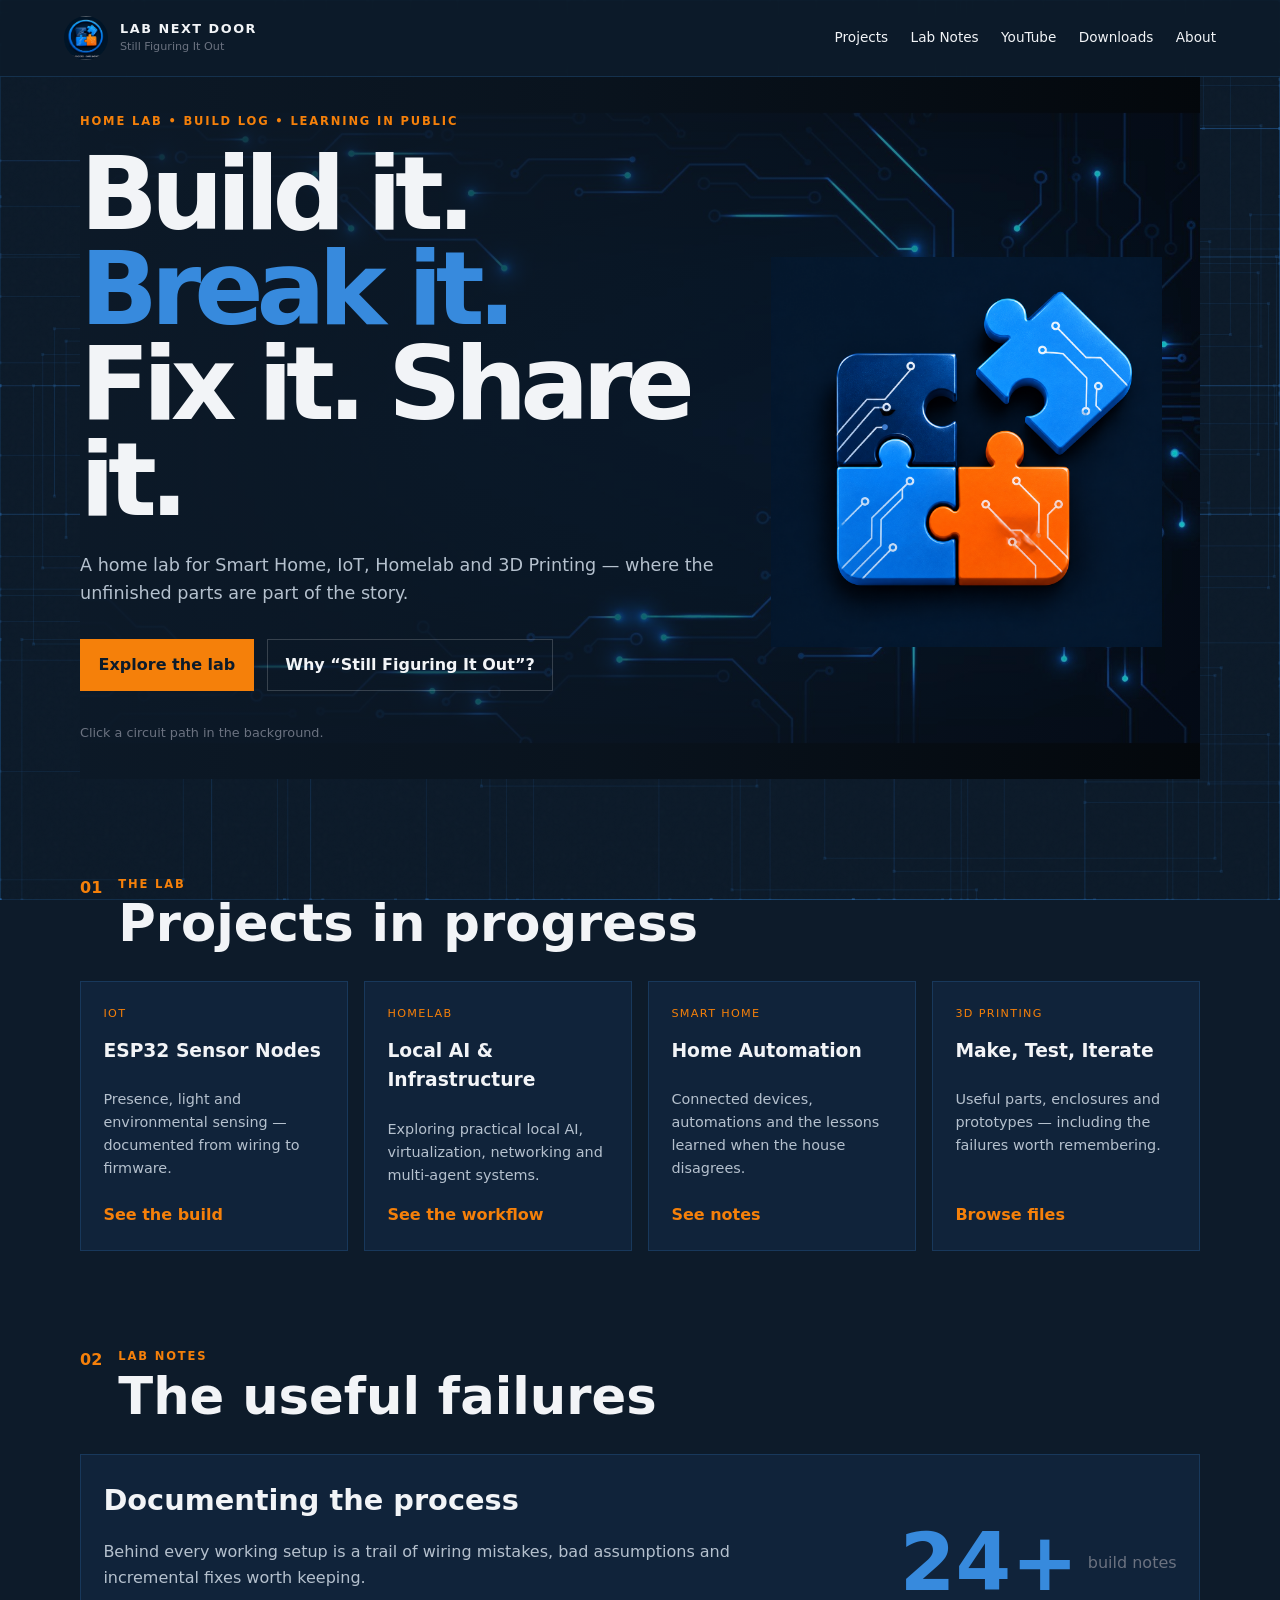
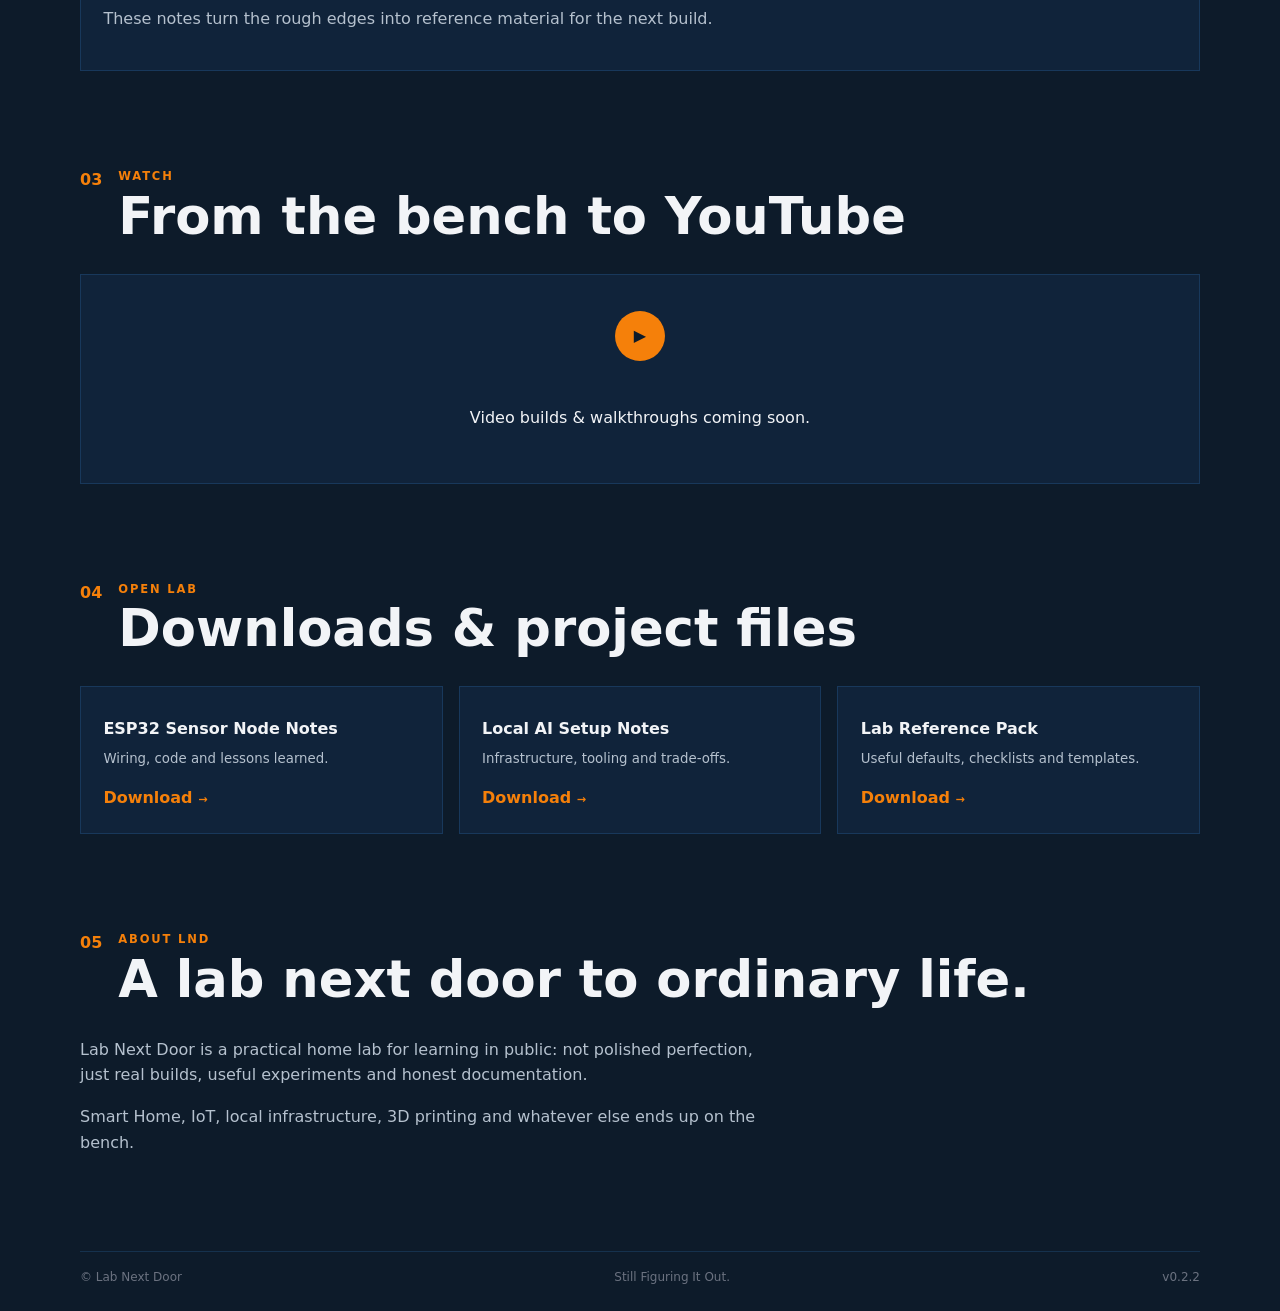
<file: index.html>
<!doctype html>
<html lang="en">
<head>
  <meta charset="utf-8">
  <meta name="viewport" content="width=device-width, initial-scale=1">
  <title>Lab Next Door — Still Figuring It Out</title>
  <meta name="description" content="Lab Next Door — Smart Home, IoT, Homelab and 3D Printing. Build it. Break it. Fix it. Share it.">
  <meta name="theme-color" content="#0D1B2A">
  <link rel="icon" href="assets/favicon.jpg">
  <link rel="stylesheet" href="css/style.css">
  <link rel="stylesheet" href="css/components.css">
  <link rel="stylesheet" href="css/responsive.css">
</head>
<body>
  <canvas id="circuitField" aria-hidden="true"></canvas>
  <div class="noise" aria-hidden="true"></div>
  <header class="site-header">
    <a class="brand" href="#top" aria-label="Lab Next Door home">
      <img src="assets/lnd-circle-3d.jpg" alt="Lab Next Door puzzle logo">
      <span><strong>LAB NEXT DOOR</strong><small>Still Figuring It Out</small></span>
    </a>
    <button class="menu" type="button" aria-label="Toggle navigation" aria-controls="nav" aria-expanded="false">☰</button>
    <nav id="nav" aria-label="Main navigation">
      <a href="#projects">Projects</a><a href="#notes">Lab Notes</a><a href="#youtube">YouTube</a><a href="#downloads">Downloads</a><a href="#about">About</a>
    </nav>
  </header>

  <main id="top">
    <section class="hero section-wrap">
      <div class="hero-copy">
        <p class="eyebrow">HOME LAB • BUILD LOG • LEARNING IN PUBLIC</p>
        <h1>Build it.<br><span>Break it.</span><br>Fix it. Share it.</h1>
        <p class="lead">A home lab for Smart Home, IoT, Homelab and 3D Printing — where the unfinished parts are part of the story.</p>
        <div class="actions"><a class="btn primary" href="#projects">Explore the lab</a><a class="btn ghost" href="#about">Why “Still Figuring It Out”?</a></div>
        <p class="hint">Click a circuit path in the background.</p>
      </div>
      <div class="hero-mark"><img src="assets/LND-2D%20Logo%20with%20Navy%20Blue%20Backround.png" alt="Lab Next Door puzzle logo"></div>
    </section>

    <section class="section section-wrap" id="projects"><div class="section-head"><span>01</span><div><p class="eyebrow">THE LAB</p><h2>Projects in progress</h2></div></div>
      <div class="cards">
        <article class="card"><span class="tag">IoT</span><h3>ESP32 Sensor Nodes</h3><p>Presence, light and environmental sensing — documented from wiring to firmware.</p><a href="projects/esp32-sensor-node/index.html">See the build</a></article>
        <article class="card"><span class="tag">Homelab</span><h3>Local AI &amp; Infrastructure</h3><p>Exploring practical local AI, virtualization, networking and multi-agent systems.</p><a href="projects/local-ai-infrastructure/index.html">See the workflow</a></article>
        <article class="card"><span class="tag">Smart Home</span><h3>Home Automation</h3><p>Connected devices, automations and the lessons learned when the house disagrees.</p><a href="#notes">See notes</a></article>
        <article class="card"><span class="tag">3D Printing</span><h3>Make, Test, Iterate</h3><p>Useful parts, enclosures and prototypes — including the failures worth remembering.</p><a href="#downloads">Browse files</a></article>
      </div>
    </section>

    <section class="section section-wrap split" id="notes"><div class="section-head"><span>02</span><div><p class="eyebrow">LAB NOTES</p><h2>The useful failures</h2></div></div><div class="feature"><div class="feature-copy"><h3>Documenting the process</h3><p>Behind every working setup is a trail of wiring mistakes, bad assumptions and incremental fixes worth keeping.</p><p>These notes turn the rough edges into reference material for the next build.</p></div><div class="feature-stat"><strong>24+</strong><span>build notes</span></div></div></section>

    <section class="section section-wrap" id="youtube"><div class="section-head"><span>03</span><div><p class="eyebrow">WATCH</p><h2>From the bench to YouTube</h2></div></div><div class="video-placeholder"><div class="play">▶</div><p>Video builds &amp; walkthroughs coming soon.</p></div></section>

    <section class="section section-wrap" id="downloads"><div class="section-head"><span>04</span><div><p class="eyebrow">OPEN LAB</p><h2>Downloads &amp; project files</h2></div></div><div class="download-grid"><article class="download"><strong>ESP32 Sensor Node Notes</strong><small>Wiring, code and lessons learned.</small><a href="#">Download <span>→</span></a></article><article class="download"><strong>Local AI Setup Notes</strong><small>Infrastructure, tooling and trade-offs.</small><a href="#">Download <span>→</span></a></article><article class="download"><strong>Lab Reference Pack</strong><small>Useful defaults, checklists and templates.</small><a href="#">Download <span>→</span></a></article></div></section>

    <section class="section section-wrap about" id="about"><div class="section-head"><span>05</span><div><p class="eyebrow">ABOUT LND</p><h2>A lab next door to ordinary life.</h2></div></div><p>Lab Next Door is a practical home lab for learning in public: not polished perfection, just real builds, useful experiments and honest documentation.</p><p>Smart Home, IoT, local infrastructure, 3D printing and whatever else ends up on the bench.</p></section>
  </main>
  <footer><span>© Lab Next Door</span><span>Still Figuring It Out.</span><span>v0.2.2</span></footer>
  <script src="js/circuit-background.js"></script>
  <script src="js/navigation.js"></script>
  <script src="js/main.js"></script>
</body>
</html>
</file>
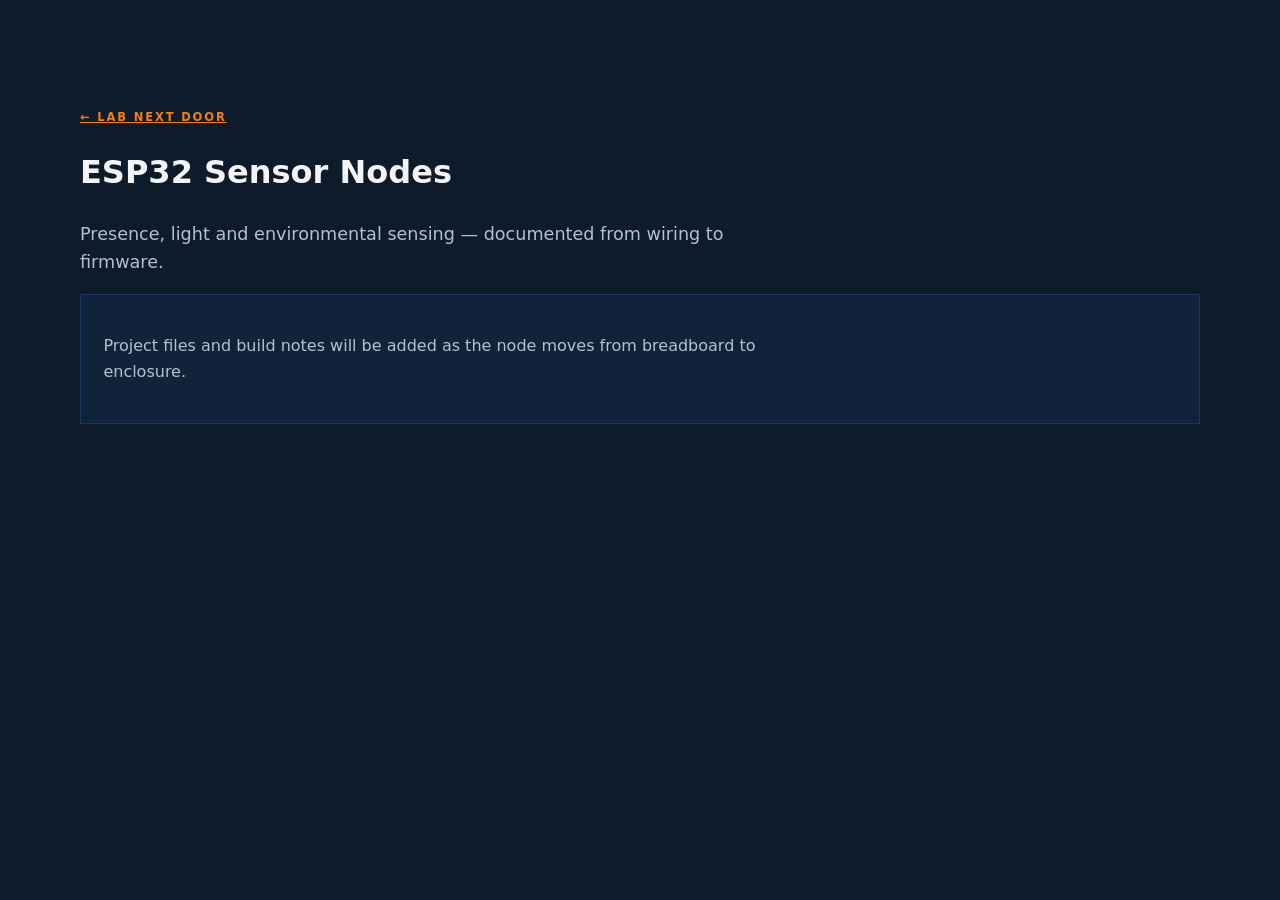
<file: projects/esp32-sensor-node/index.html>
<!doctype html><html lang="en"><head><meta charset="utf-8"><meta name="viewport" content="width=device-width,initial-scale=1"><title>ESP32 Sensor Nodes — Lab Next Door</title><link rel="stylesheet" href="../../css/style.css"><link rel="stylesheet" href="../../css/components.css"><link rel="stylesheet" href="../../css/responsive.css"></head><body><main class="section section-wrap"><p class="eyebrow"><a href="../../">← LAB NEXT DOOR</a></p><h1>ESP32 Sensor Nodes</h1><p class="lead">Presence, light and environmental sensing — documented from wiring to firmware.</p><div class="feature"><p>Project files and build notes will be added as the node moves from breadboard to enclosure.</p></div></main></body></html>
</file>
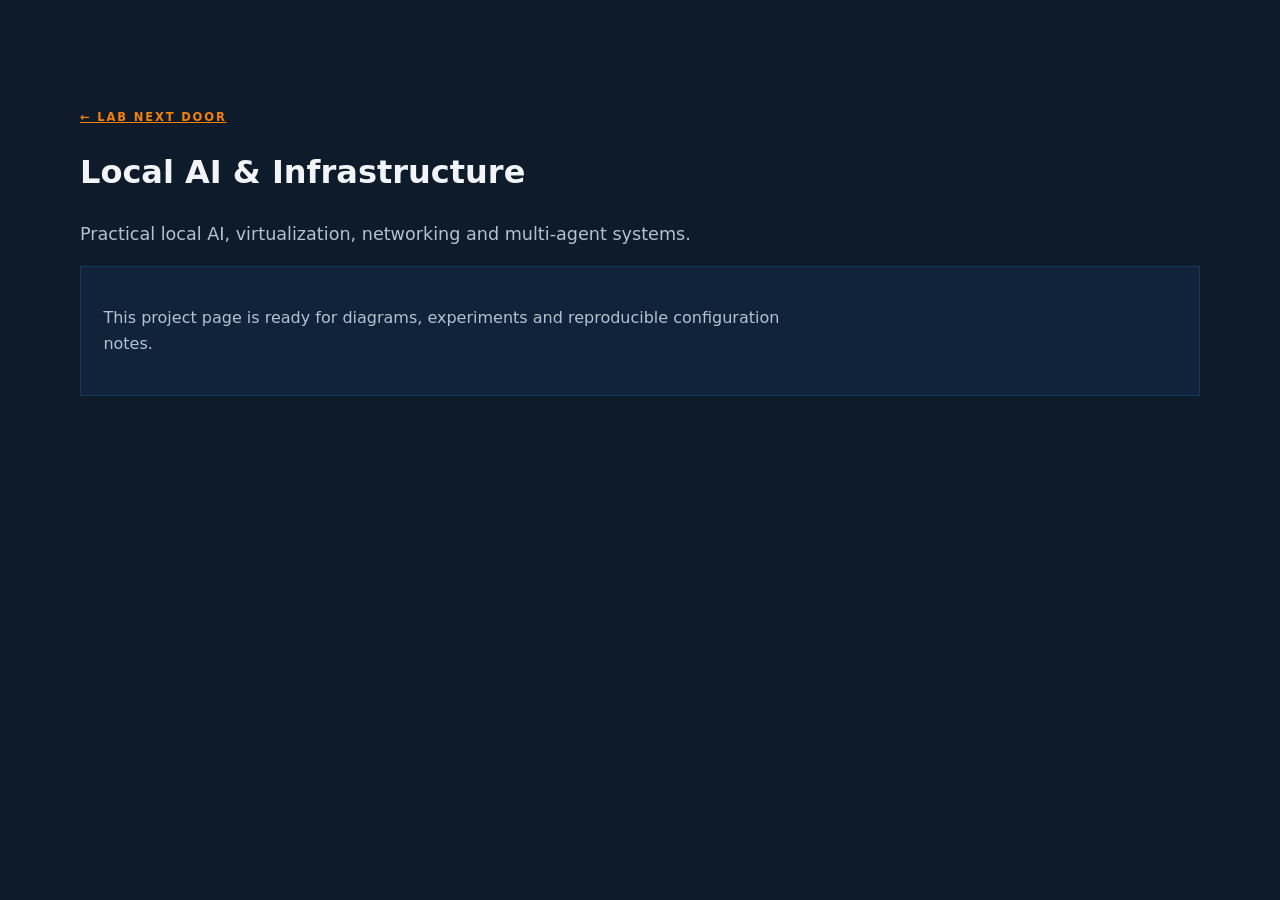
<file: projects/local-ai-infrastructure/index.html>
<!doctype html><html lang="en"><head><meta charset="utf-8"><meta name="viewport" content="width=device-width,initial-scale=1"><title>Local AI & Infrastructure — Lab Next Door</title><link rel="stylesheet" href="../../css/style.css"><link rel="stylesheet" href="../../css/components.css"><link rel="stylesheet" href="../../css/responsive.css"></head><body><main class="section section-wrap"><p class="eyebrow"><a href="../../">← LAB NEXT DOOR</a></p><h1>Local AI &amp; Infrastructure</h1><p class="lead">Practical local AI, virtualization, networking and multi-agent systems.</p><div class="feature"><p>This project page is ready for diagrams, experiments and reproducible configuration notes.</p></div></main></body></html>
</file>
<file: css/style.css>
:root {
  --mid: #0D1B2A; --deep: #1C3F6E; --blue: #378ADD; --orange: #F5800A;
  --slate: #6B7280; --off: #F2F4F7; --line: rgba(55,138,221,.2);
}
* { box-sizing: border-box; }
html { scroll-behavior: smooth; }
body { margin: 0; color: var(--off); background: var(--mid); font: 16px/1.6 Inter, ui-sans-serif, system-ui, sans-serif; }
a { color: inherit; }
#circuitField, .noise { position: fixed; inset: 0; pointer-events: none; }
#circuitField { z-index: -2; opacity: .65; }
.noise { z-index: -1; opacity: .035; background-image: url("data:image/svg+xml,%3Csvg viewBox='0 0 180 180' xmlns='http://www.w3.org/2000/svg'%3E%3Cfilter id='n'%3E%3CfeTurbulence baseFrequency='.8' numOctaves='3' stitchTiles='stitch'/%3E%3C/filter%3E%3Crect width='100%25' height='100%25' filter='url(%23n)' opacity='.5'/%3E%3C/svg%3E"); }
.site-header { position: sticky; top: 0; z-index: 5; display: flex; align-items: center; justify-content: space-between; padding: 1rem 5vw; background: rgba(13,27,42,.9); border-bottom: 1px solid var(--line); backdrop-filter: blur(12px); }
.brand { display: flex; align-items: center; gap: .75rem; text-decoration: none; }.brand img { width: 44px; height: 44px; object-fit: cover; border-radius: 50%; }.brand strong,.brand small { display:block; line-height:1.1; }.brand strong { letter-spacing:.12em; font-size:.8rem; }.brand small { color:var(--slate); font-size:.7rem; margin-top:.3rem; }
nav { display:flex; gap:1.4rem; } nav a { text-decoration:none; color:var(--off); font-size:.85rem; } nav a:hover { color:var(--orange); }.menu { display:none; background:none; border:0; color:var(--off); font-size:1.5rem; }
.section-wrap { width:min(1120px,90vw); margin-inline:auto; }.hero { position:relative; isolation:isolate; min-height:78vh; display:grid; grid-template-columns:1.2fr .8fr; align-items:center; gap:3rem; overflow:visible; background:linear-gradient(90deg, rgba(13,27,42,.92) 0%, rgba(13,27,42,.7) 46%, rgba(13,27,42,.28) 100%), url("../assets/proposed%20background.jpg") center / cover no-repeat; }.eyebrow { color:var(--orange); font-size:.72rem; letter-spacing:.16em; font-weight:700; }.hero h1 { font-size:clamp(3.5rem,8vw,7rem); line-height:.93; letter-spacing:-.07em; margin:1rem 0 1.5rem; }.hero h1 span { color:var(--blue); }.lead { color:#b5c1ce; max-width:59ch; font-size:1.1rem; }.actions { display:flex; flex-wrap:wrap; gap:.8rem; margin:2rem 0; }.btn { display:inline-block; padding:.75rem 1.1rem; border:1px solid var(--blue); text-decoration:none; font-weight:700; }.btn.primary { background:var(--orange); border-color:var(--orange); color:var(--mid); }.btn.ghost { border-color:rgba(255,255,255,.18); }.btn.ghost:hover { background:var(--deep); }.hint { color:var(--slate); font-size:.8rem; }.hero-mark { display:flex; align-items:center; justify-content:center; padding:clamp(2rem,5vw,4rem) clamp(1rem,3vw,3rem) 1rem 0; overflow:visible; }.hero-mark img { display:block; width:min(430px,100%); max-width:100%; height:auto; object-fit:contain; border:0; border-radius:0; background:transparent; mix-blend-mode:normal; filter:none; }
.section { padding:6rem 0 0; }.section-head { display:flex; gap:1rem; align-items:flex-start; margin-bottom:2rem; }.section-head > span { color:var(--orange); font-weight:700; }.section-head .eyebrow { margin:0; }.section h2 { font-size:clamp(2rem,4vw,3.5rem); margin:.3rem 0 0; line-height:1; }.cards { display:grid; grid-template-columns:repeat(4,1fr); gap:1rem; }.card,.feature,.download,.video-placeholder { border:1px solid var(--line); background:rgba(28,63,110,.25); padding:1.4rem; }.card { min-height:270px; display:flex; flex-direction:column; }.card h3 { margin:.8rem 0 .5rem; }.card p { color:#b5c1ce; font-size:.9rem; }.card a { margin-top:auto; color:var(--orange); text-decoration:none; font-weight:700; }.tag,.download span { color:var(--orange); font-size:.7rem; letter-spacing:.12em; text-transform:uppercase; }.feature { display:flex; justify-content:space-between; gap:2rem; }.feature h3 { font-size:1.8rem; margin:0 0 .8rem; }.feature p,.about > p { color:#b5c1ce; max-width:68ch; }.feature-stat { display:flex; align-items:center; gap:.6rem; color:var(--slate); }.feature-stat strong { font-size:5rem; color:var(--blue); line-height:1; }.video-placeholder { min-height:210px; display:grid; place-items:center; text-align:center; }.play { display:inline-grid; place-items:center; width:50px; height:50px; border-radius:50%; color:var(--mid); background:var(--orange); }.download-grid { display:grid; grid-template-columns:repeat(3,1fr); gap:1rem; }.download { text-decoration:none; display:flex; flex-direction:column; }.download strong,.download small { display:block; }.download strong { margin:.4rem 0; }.download small { color:#b5c1ce; }.download a { margin-top:1rem; color:var(--orange); text-decoration:none; font-weight:700; }footer { width:min(1120px,90vw); margin:6rem auto 1.5rem; display:flex; justify-content:space-between; color:var(--slate); font-size:.75rem; border-top:1px solid var(--line); padding-top:1rem; }
</file>
<file: css/components.css>
.card, .download { transition: transform .2s ease, border-color .2s ease, background .2s ease; }
.card:hover, .download:hover { transform: translateY(-4px); border-color: var(--orange); background: rgba(28,63,110,.45); }
.card a span { display:inline-block; transition: transform .2s ease; }.card a:hover span { transform: translate(3px,-3px); }
</file>
<file: css/responsive.css>
@media (max-width: 800px) {
  .site-header { padding-inline:5vw; }.menu { display:block; } nav { display:none; position:absolute; top:100%; left:0; right:0; flex-direction:column; padding:1rem 5vw; background:var(--mid); border-bottom:1px solid var(--line); }
  .hero { grid-template-columns:1fr; min-height:auto; padding-top:5rem; overflow:visible; }.hero-mark { order:-1; padding:1.5rem 0 0; }.hero-mark img { width:min(310px,78vw); max-width:100%; }.cards { grid-template-columns:repeat(2,1fr); }.section { padding-top:4rem; }.download-grid { grid-template-columns:repeat(2,1fr); }
}
@media (max-width: 520px) { .cards,.download-grid { grid-template-columns:1fr; }.feature { display:block; }.feature-stat { margin-top:1rem; } footer { flex-direction:column; gap:.4rem; }.hero h1 { font-size:clamp(2.7rem,18vw,4.7rem); }.hero-mark { padding-top:1rem; }.hero-mark img { width:min(260px,82vw); } }
</file>
